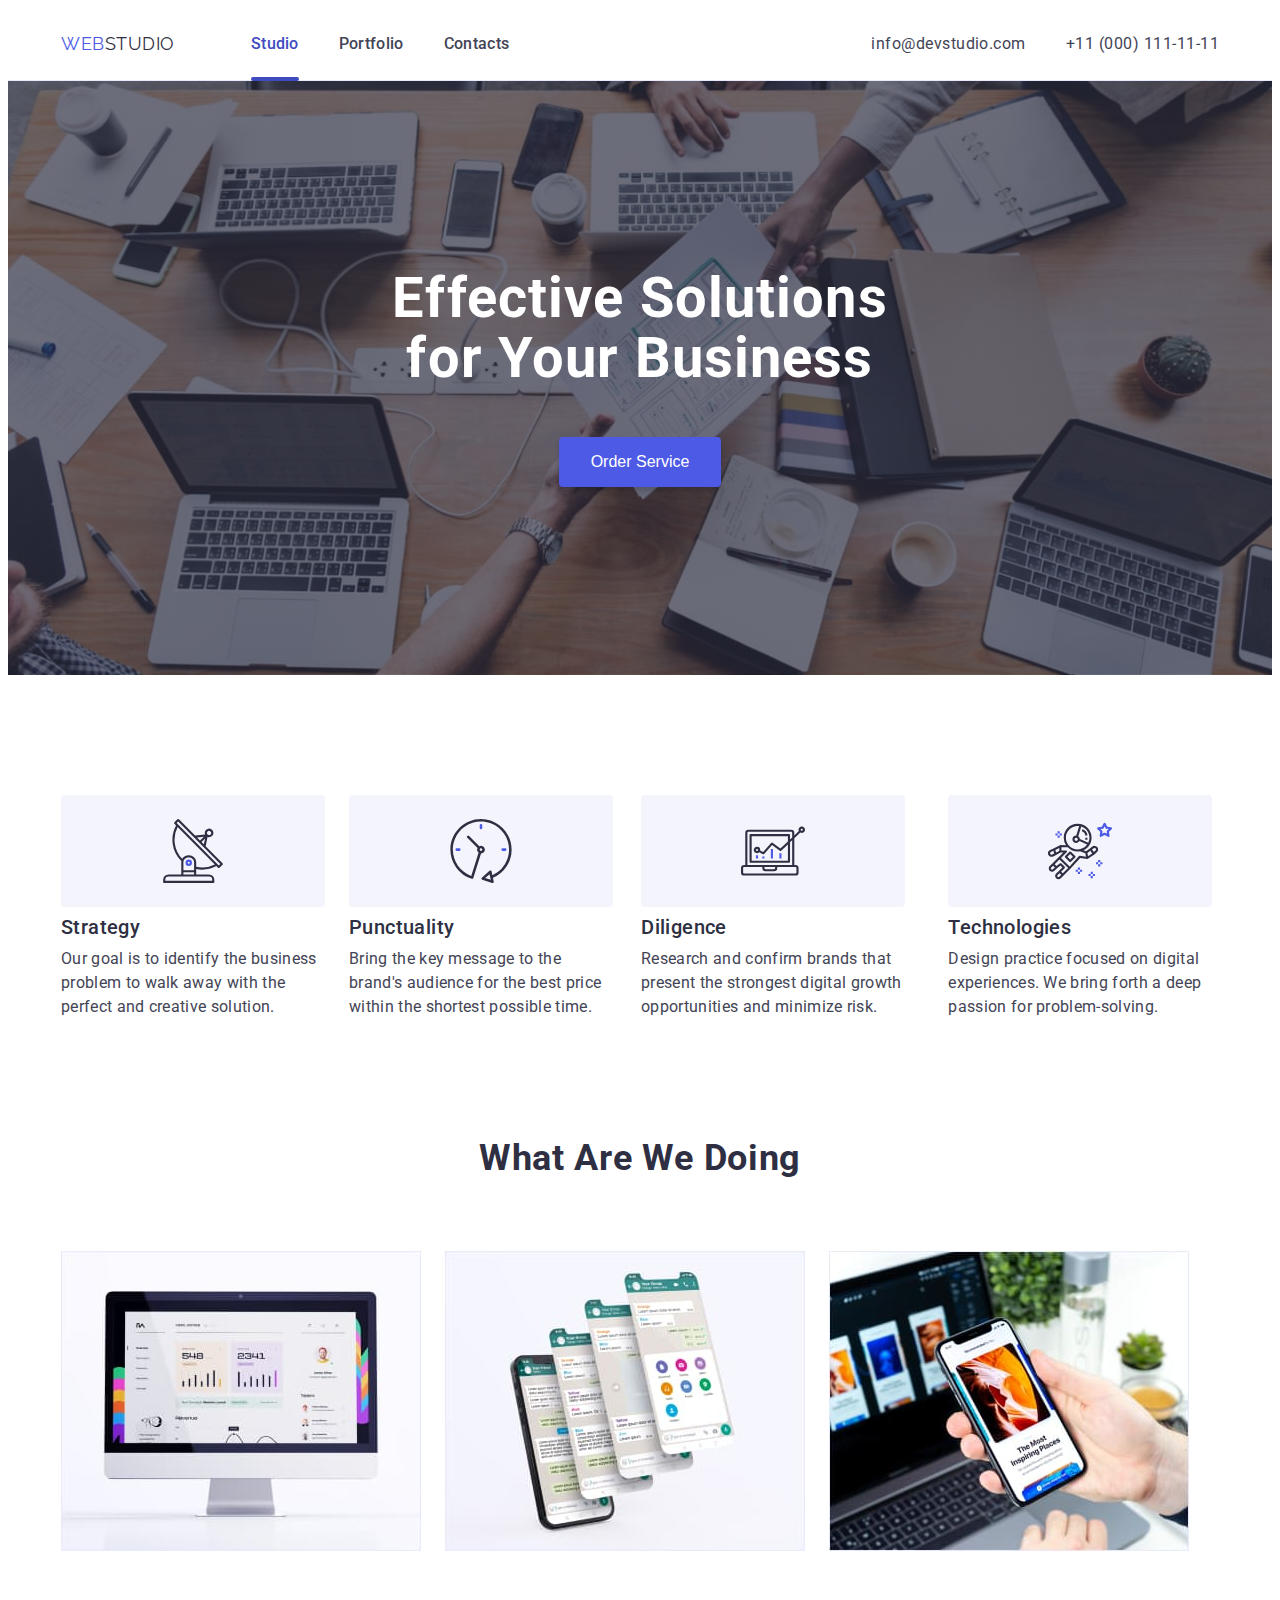
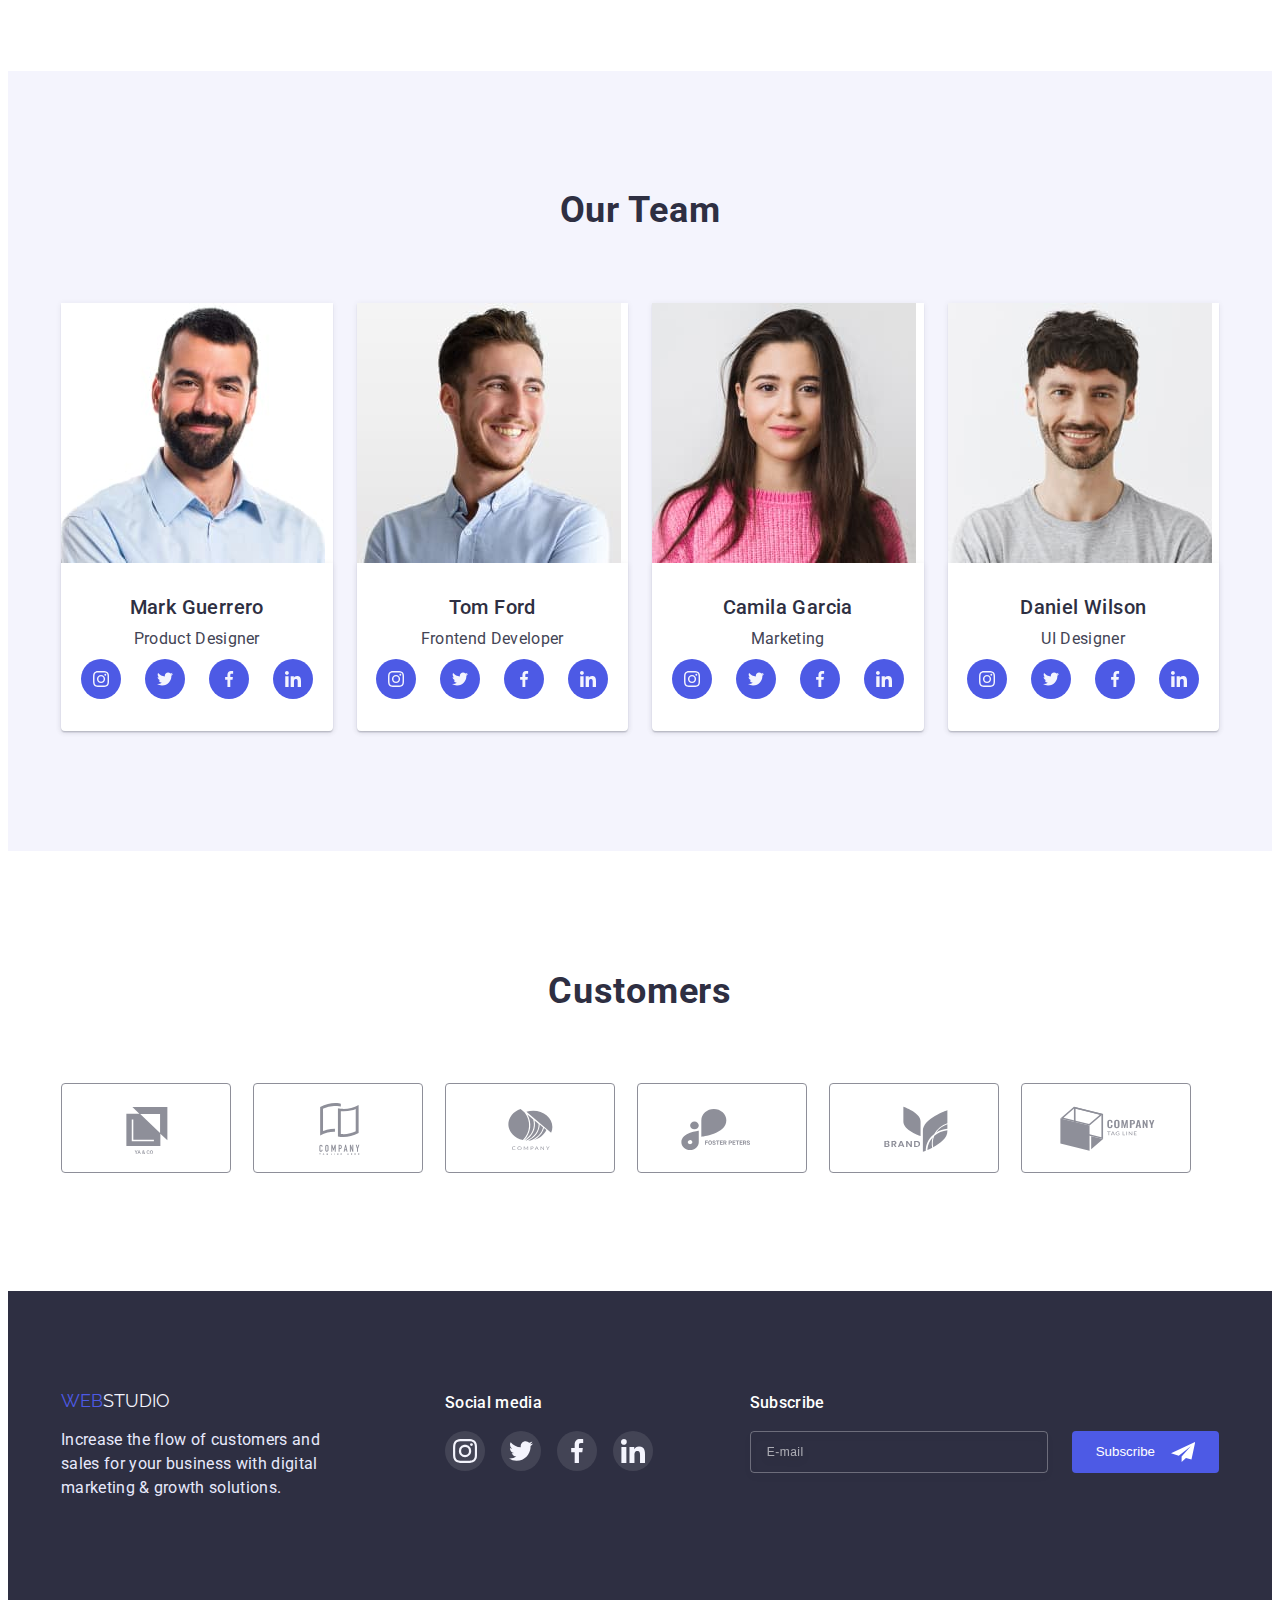
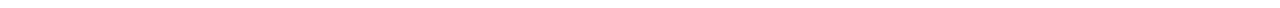
<file: index.html>
<!DOCTYPE html>
<html lang="en">
  <head>
    <meta charset="UTF-8" />
    <meta http-equiv="X-UA-Compatible" content="IE=edge" />
    <meta name="viewport" content="width=device-width, initial-scale=1.0" />
    <title>Document</title>
    <link rel="preconnect" href="https://fonts.googleapis.com" />
    <link rel="preconnect" href="https://fonts.gstatic.com" crossorigin />
    <link
      href="https://fonts.googleapis.com/css2?family=Raleway:wght@800&family=Roboto:wght@400;500;700;900&display=swap"
      rel="stylesheet"
    />
    <link
      rel="stylesheet"
      href="https://cdnjs.cloudflare.com/ajax/libs/modern-normalize/1.1.0/modern-normalize.min.css"
      integrity="sha512-wpPYUAdjBVSE4KJnH1VR1HeZfpl1ub8YT/NKx4PuQ5NmX2tKuGu6U/JRp5y+Y8XG2tV+wKQpNHVUX03MfMFn9Q=="
      crossorigin="anonymous"
      referrerpolicy="no-referrer"
    />
    <link rel="stylesheet" href="./css/styles.css" />
  </head>
  <body>
    <header class="header">
      <div class="container header-container">
        <nav class="nav">
          <a href="./index.html" class="logo link"><span>Web</span>Studio</a>
          <ul class="nav-list list">
            <li class="nav-item active">
              <a class="nav-link link active color" href="./index.html"
                >Studio</a
              >
            </li>
            <li class="nav-item">
              <a class="nav-link link" href="./portfolio.html">Portfolio</a>
            </li>
            <li class="nav-item">
              <a class="nav-link link" href="">Contacts</a>
            </li>
          </ul>
        </nav>
        <address class="address">
          <ul class="address-list list">
            <li class="address-item">
              <a class="address-link link" href="mailto:info@devstudio.com"
                >info@devstudio.com</a
              >
            </li>
            <li class="address-item">
              <a class="address-link link" href="tel:+110001111111"
                >+11 (000) 111-11-11</a
              >
            </li>
          </ul>
        </address>
      </div>
    </header>
    <main>
      <section class="hero">
        <div class="container">
          <h1 class="hero-title">Effective Solutions for Your Business</h1>
          <button type="button" class="Order-Launch" data-modal-open>
            Order Service
          </button>
        </div>
      </section>
      <section class="features">
        <div class="container">
          <h2 class="visually-hidden">Our strategy</h2>
          <ul class="features-list list">
            <li class="features-item">
              <div class="features-icons-list list">
                <svg class="features-icons" Width="64" height="64">
                  <use href="./images/icons.svg#icon-antenna"></use>
                </svg>
              </div>
              <h3 class="features-title">Strategy</h3>
              <p class="features-text">
                Our goal is to identify the business problem to walk away with
                the perfect and creative solution.
              </p>
            </li>
            <li class="features-item">
              <div class="features-icons-list list">
                <svg class="features-icons" Width="64" height="64">
                  <use href="./images/icons.svg#icon-clock"></use>
                </svg>
              </div>
              <h3 class="features-title">Punctuality</h3>
              <p class="features-text">
                Bring the key message to the brand's audience for the best price
                within the shortest possible time.
              </p>
            </li>
            <li class="features-item">
              <div class="features-icons-list list">
                <svg class="features-icons" Width="64" height="64">
                  <use href="./images/icons.svg#icon-diagram"></use>
                </svg>
              </div>
              <h3 class="features-title">Diligence</h3>
              <p class="features-text">
                Research and confirm brands that present the strongest digital
                growth opportunities and minimize risk.
              </p>
            </li>
            <li class="features-item">
              <div class="features-icons-list list">
                <svg class="features-icons" Width="64" height="64">
                  <use href="./images/icons.svg#icon-astronaut"></use>
                </svg>
              </div>
              <h3 class="features-title">Technologies</h3>
              <p class="features-text">
                Design practice focused on digital experiences. We bring forth a
                deep passion for problem-solving.
              </p>
            </li>
          </ul>
        </div>
      </section>
      <section class="content">
        <div class="container">
          <h2 class="content-title">What are we doing</h2>
          <ul class="content-list list">
            <li class="content-item">
              <img
                src="./images/img1.jpg"
                alt="monitore with graphics"
                width="360"
              />
            </li>
            <li class="content-item">
              <img
                src="./images/img2.jpg"
                alt="cellphone with 4 displays"
                width="360"
              />
            </li>
            <li class="content-item">
              <img src="./images/img3.jpg" alt="cellphone" width="360" />
            </li>
          </ul>
        </div>
      </section>
      <section class="aside">
        <div class="container">
          <h2 class="aside-title">Our Team</h2>
          <ul class="aside-list list">
            <li class="aside-item">
              <img
                src="./images/img.jpg"
                class="aside-item-foto"
                alt="Mark Guerrero"
                width="264"
              />
              <div class="container-text">
                <h3 class="aside-name">Mark Guerrero</h3>
                <p class="aside-text">Product Designer</p>
                <ul class="aside-soc-list list">
                  <li class="aside-soc-item">
                    <a href="" class="aside-soc-link link">
                      <svg class="aside-soc-icons" Width="16" height="16">
                        <use href="./images/icons.svg#icon-instagram"></use>
                      </svg>
                    </a>
                  </li>
                  <li class="aside-soc-item">
                    <a href="" class="aside-soc-link link">
                      <svg class="aside-soc-icons" Width="16" height="16">
                        <use href="./images/icons.svg#icon-twitter"></use>
                      </svg>
                    </a>
                  </li>
                  <li class="aside-soc-item">
                    <a href="" class="aside-soc-link link">
                      <svg class="aside-soc-icons" Width="16" height="16">
                        <use href="./images/icons.svg#icon-facebook"></use>
                      </svg>
                    </a>
                  </li>
                  <li class="aside-soc-item">
                    <a href="" class="aside-soc-link link">
                      <svg class="aside-soc-icons" Width="16" height="16">
                        <use href="./images/icons.svg#icon-linkedin"></use>
                      </svg>
                    </a>
                  </li>
                </ul>
              </div>
            </li>
            <li class="aside-item">
              <img
                src="./images/img4.jpg"
                class="aside-item-foto"
                alt="Tom Ford"
                width="264"
              />
              <div class="container-text">
                <h3 class="aside-name">Tom Ford</h3>
                <p class="aside-text">Frontend Developer</p>
                <ul class="aside-soc-list list">
                  <li class="aside-soc-item">
                    <a href="" class="aside-soc-link link">
                      <svg class="aside-soc-icons" Width="16" height="16">
                        <use href="./images/icons.svg#icon-instagram"></use>
                      </svg>
                    </a>
                  </li>
                  <li class="aside-soc-item">
                    <a href="" class="aside-soc-link link">
                      <svg class="aside-soc-icons" Width="16" height="16">
                        <use href="./images/icons.svg#icon-twitter"></use>
                      </svg>
                    </a>
                  </li>
                  <li class="aside-soc-item">
                    <a href="" class="aside-soc-link link">
                      <svg class="aside-soc-icons" Width="16" height="16">
                        <use href="./images/icons.svg#icon-facebook"></use>
                      </svg>
                    </a>
                  </li>
                  <li class="aside-soc-item">
                    <a href="" class="aside-soc-link link">
                      <svg class="aside-soc-icons" Width="16" height="16">
                        <use href="./images/icons.svg#icon-linkedin"></use>
                      </svg>
                    </a>
                  </li>
                </ul>
              </div>
            </li>
            <li class="aside-item">
              <img
                src="./images/img5.jpg"
                class="aside-item-foto"
                alt="Camila Garcia"
                width="264"
              />
              <div class="container-text">
                <h3 class="aside-name">Camila Garcia</h3>
                <p class="aside-text">Marketing</p>
                <ul class="aside-soc-list list">
                  <li class="aside-soc-item">
                    <a href="" class="aside-soc-link link">
                      <svg class="aside-soc-icons" Width="16" height="16">
                        <use href="./images/icons.svg#icon-instagram"></use>
                      </svg>
                    </a>
                  </li>
                  <li class="aside-soc-item">
                    <a href="" class="aside-soc-link link">
                      <svg class="aside-soc-icons" Width="16" height="16">
                        <use href="./images/icons.svg#icon-twitter"></use>
                      </svg>
                    </a>
                  </li>
                  <li class="aside-soc-item">
                    <a href="" class="aside-soc-link link">
                      <svg class="aside-soc-icons" Width="16" height="16">
                        <use href="./images/icons.svg#icon-facebook"></use>
                      </svg>
                    </a>
                  </li>
                  <li class="aside-soc-item">
                    <a href="" class="aside-soc-link link">
                      <svg class="aside-soc-icons" Width="16" height="16">
                        <use href="./images/icons.svg#icon-linkedin"></use>
                      </svg>
                    </a>
                  </li>
                </ul>
              </div>
            </li>
            <li class="aside-item">
              <img
                src="./images/img6.jpg"
                class="aside-item-foto"
                alt="Daniel Wilson"
                width="264"
              />
              <div class="container-text">
                <h3 class="aside-name">Daniel Wilson</h3>
                <p class="aside-text">UI Designer</p>
                <ul class="aside-soc-list list">
                  <li class="aside-soc-item">
                    <a href="" class="aside-soc-link link">
                      <svg class="aside-soc-icons" Width="16" height="16">
                        <use href="./images/icons.svg#icon-instagram"></use>
                      </svg>
                    </a>
                  </li>
                  <li class="aside-soc-item">
                    <a href="" class="aside-soc-link link">
                      <svg class="aside-soc-icons" Width="16" height="16">
                        <use href="./images/icons.svg#icon-twitter"></use>
                      </svg>
                    </a>
                  </li>
                  <li class="aside-soc-item">
                    <a href="" class="aside-soc-link link">
                      <svg class="aside-soc-icons" Width="16" height="16">
                        <use href="./images/icons.svg#icon-facebook"></use>
                      </svg>
                    </a>
                  </li>
                  <li class="aside-soc-item">
                    <a href="" class="aside-soc-link link">
                      <svg class="aside-soc-icons" Width="16" height="16">
                        <use href="./images/icons.svg#icon-linkedin"></use>
                      </svg>
                    </a>
                  </li>
                </ul>
              </div>
            </li>
          </ul>
        </div>
      </section>
      <section class="customers">
        <div class="container">
          <h2 class="customers-title">Customers</h2>
          <ul class="customers-list list">
            <li class="customers-item">
              <a href="" class="customers-link link">
                <svg class="customers-icon" Width="104" height="56">
                  <use
                    class="customers-use"
                    href="./images/icons.svg#icon-Logo1"
                  ></use>
                </svg>
              </a>
            </li>
            <li class="customers-item">
              <a href="" class="customers-link link">
                <svg class="customers-icon" Width="104" height="56">
                  <use
                    class="customers-use"
                    href="./images/icons.svg#icon-Logo2"
                  ></use>
                </svg>
              </a>
            </li>
            <li class="customers-item">
              <a href="" class="customers-link link">
                <svg class="customers-icon" Width="104" height="56">
                  <use
                    class="customers-use"
                    href="./images/icons.svg#icon-Logo3"
                  ></use>
                </svg>
              </a>
            </li>
            <li class="customers-item">
              <a href="" class="customers-link link">
                <svg class="customers-icon" Width="104" height="56">
                  <use
                    class="customers-use"
                    href="./images/icons.svg#icon-Logo4"
                  ></use>
                </svg>
              </a>
            </li>
            <li class="customers-item">
              <a href="" class="customers-link link">
                <svg class="customers-icon" Width="104" height="56">
                  <use
                    class="customers-use"
                    href="./images/icons.svg#icon-Logo5"
                  ></use>
                </svg>
              </a>
            </li>
            <li class="customers-item">
              <a href="" class="customers-link link">
                <svg class="customers-icon" Width="104" height="56">
                  <use
                    class="customers-use"
                    href="./images/icons.svg#icon-Logo6"
                  ></use>
                </svg>
              </a>
            </li>
          </ul>
        </div>
      </section>
    </main>
    <footer class="footer">
      <div class="container footer-container">
        <div class="footer-logo-text">
          <a href="./index.html" class="footer-logo link"
            >Web<span>Studio</span></a
          >
          <p class="footer-text">
            Increase the flow of customers and sales for your business with
            digital marketing & growth solutions.
          </p>
        </div>
        <div class="footer-soc">
          <h4 class="footer-icon-link">Social media</h4>
          <ul class="footer-soc-list list">
            <li class="footer-soc-item">
              <a href="" class="footer-soc-link link">
                <svg class="footer-soc-icons" Width="24" height="24">
                  <use href="./images/icons.svg#icon-instagram"></use>
                </svg>
              </a>
            </li>
            <li class="footer-soc-item">
              <a href="" class="footer-soc-link link">
                <svg class="footer-soc-icons" Width="24" height="24">
                  <use href="./images/icons.svg#icon-twitter"></use>
                </svg>
              </a>
            </li>
            <li class="footer-soc-item">
              <a href="" class="footer-soc-link link">
                <svg class="footer-soc-icons" Width="24" height="24">
                  <use href="./images/icons.svg#icon-facebook"></use>
                </svg>
              </a>
            </li>
            <li class="footer-soc-item">
              <a href="" class="footer-soc-link link">
                <svg class="footer-soc-icons" Width="24" height="24">
                  <use href="./images/icons.svg#icon-linkedin"></use>
                </svg>
              </a>
            </li>
          </ul>
        </div>
        <div class="footer-e-mail-input">
          <p class="footer-e-mail-link">Subscribe</p>

          <form class="footer-subscribe">
            <input
              class="footer-input"
              type="text"
              name="E-mail"
              placeholder="E-mail"
            />
            <button class="footer-submit-btn" type="submit">
              Subscribe
              <svg class="footer-e-mail-icons" Width="24" height="24">
                <use href="./images/icons.svg#icon-icon-send"></use>
              </svg>
            </button>
          </form>
        </div>
      </div>
    </footer>
    <div class="bacdrop is-hidden" data-modal>
      <div class="modal">
        <button type="button" class="modal-close-btn" data-modal-close>
          <svg class="modal-close-icon" Width="8" height="8">
            <use href="./images/icons.svg#icon-close"></use>
          </svg>
        </button>
        <p class="modal-title">Leave your contacts and we will call you back</p>
        <form class="modal-form">
          <div class="modal-field">
            <label class="input-text" for="user-name">Name</label>
            <div class="inpyt-wrap">
              <input
                type="text"
                name="user-name"
                id="user-name"
                class="modal-input"
              />
              <svg class="modal-icon" width="18" height="24">
                <use href="./images/icons.svg#icon-person"></use>
              </svg>
            </div>
          </div>
          <div class="modal-field">
            <label class="input-text" for="user-tel">Phone</label>
            <div class="inpyt-wrap">
              <input
                type="tel"
                name="user-tel"
                id="user-tel"
                class="modal-input"
              />
              <svg class="modal-icon" width="18" height="24">
                <use href="./images/icons.svg#icon-phone"></use>
              </svg>
            </div>
          </div>
          <div class="modal-field">
            <label class="input-text" for="user-email">Email</label>
            <div class="inpyt-wrap">
              <input
                type="email"
                name="user-email"
                id="user-email"
                class="modal-input"
              />
              <svg class="modal-icon" width="18" height="24">
                <use href="./images/icons.svg#icon-email"></use>
              </svg>
            </div>
          </div>
          <div class="modal-field">
            <label class="input-text" for="user-comment">Comment</label>
            <textarea
              name="user-comment"
              id="user-comment"
              class="modal-message"
              placeholder="Text input"
            ></textarea>
          </div>
          <div class="checkbox-field">
            <input
              type="checkbox"
              id="accept"
              value="true"
              name="checkbox"
              class="input-checkbox visually-hidden"
            />
            <label for="accept" class="checkbox-text"
              >I accept the terms and conditions of the&nbsp;
              <a href="" class="modal-privacy-policy">Privacy Policy</a></label
            >
          </div>
          <button type="submit" class="modal-send-btn">Send</button>
        </form>
      </div>
    </div>
    <script src="./js/modal.js"></script>
  </body>
</html>
</file>
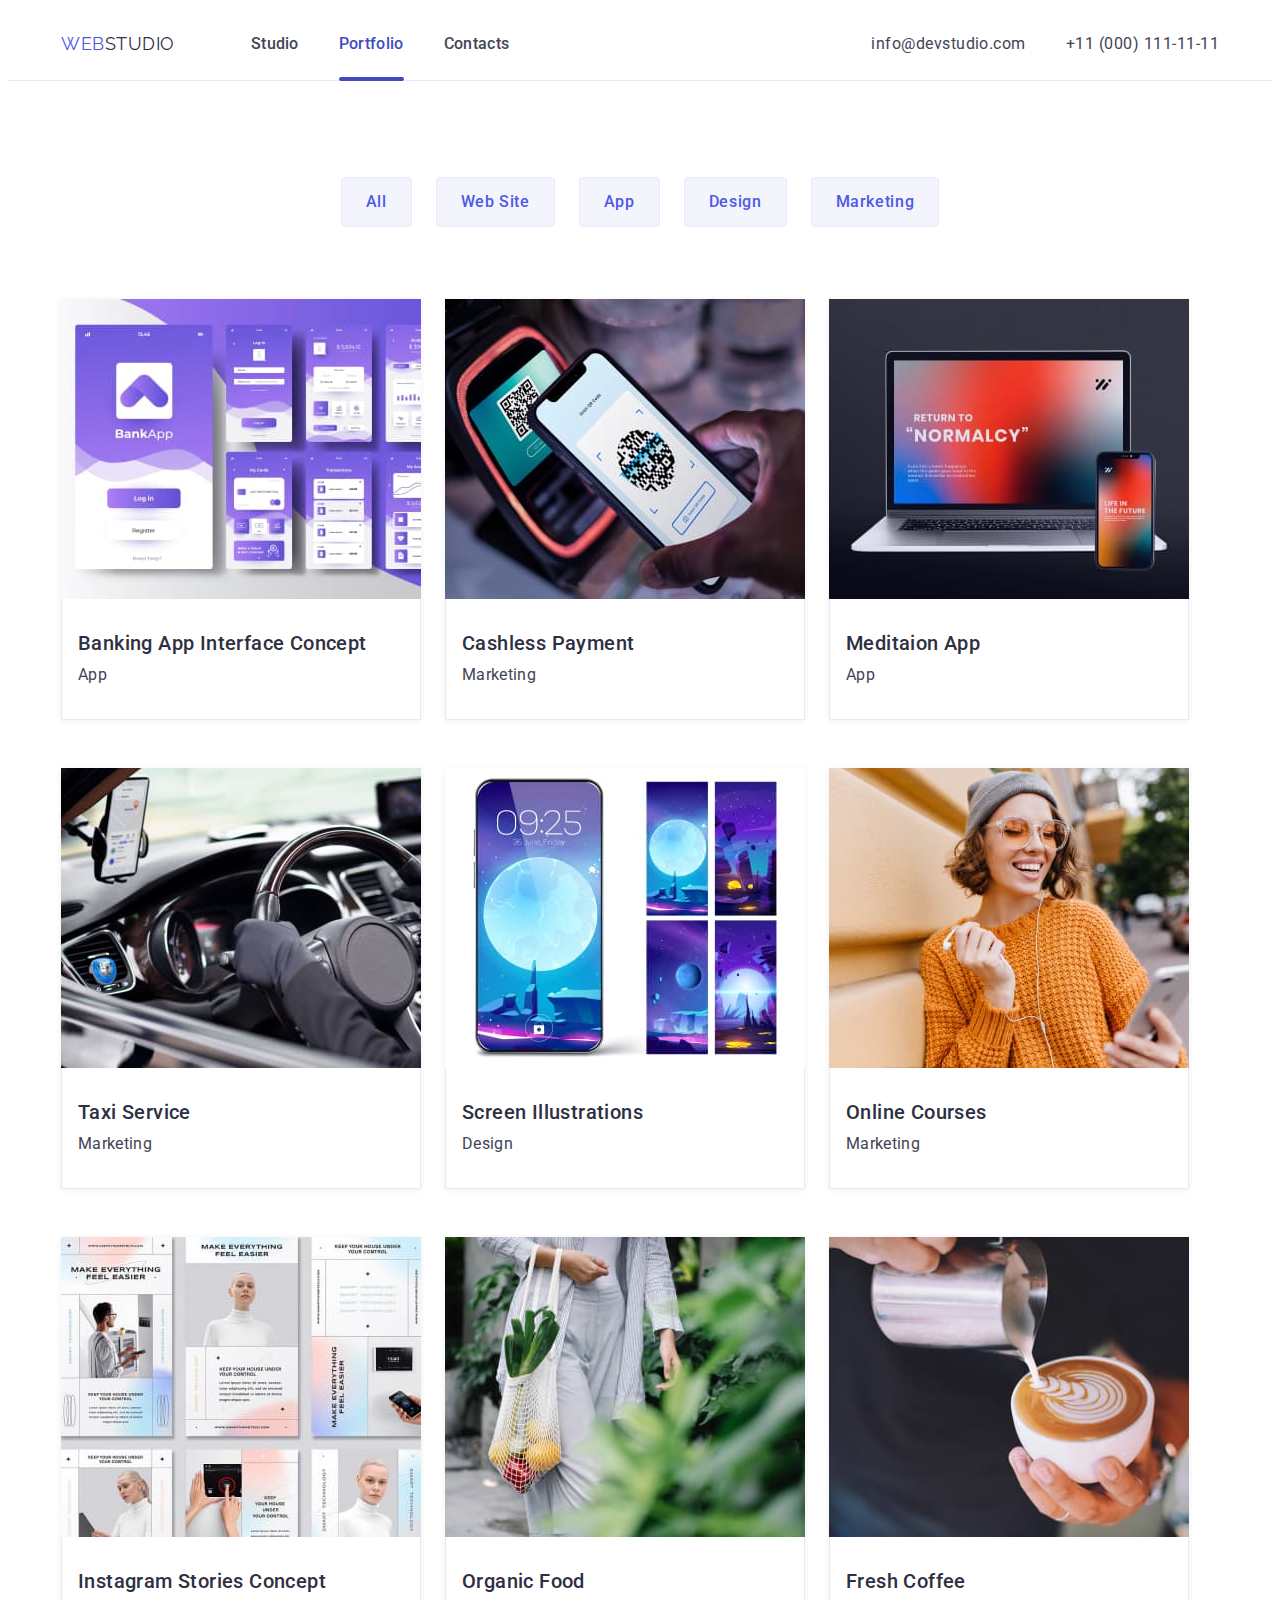
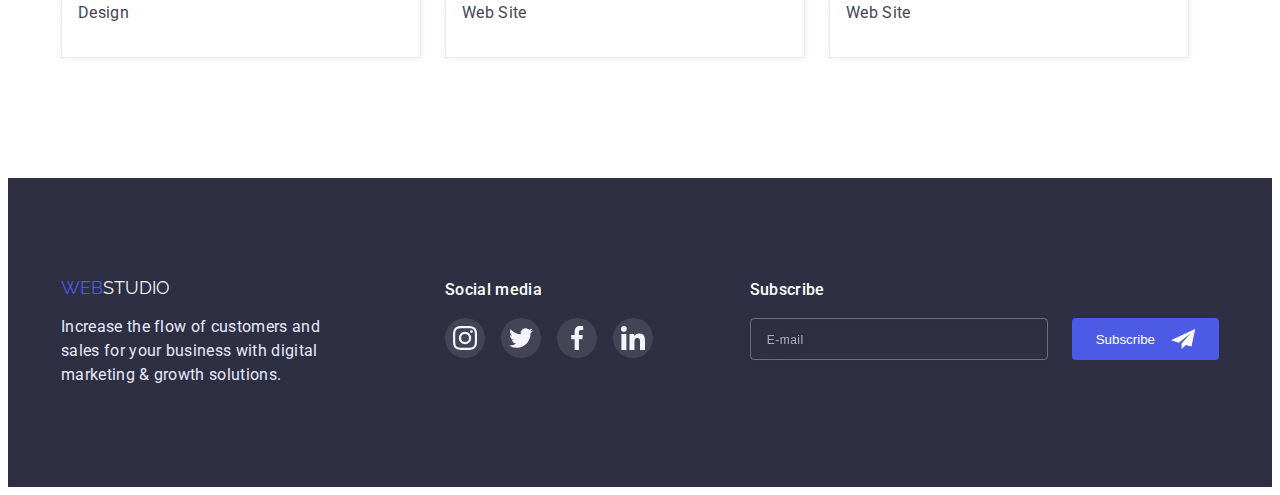
<file: portfolio.html>
<!DOCTYPE html>
<html lang="en">
  <head>
    <meta charset="UTF-8" />
    <meta http-equiv="X-UA-Compatible" content="IE=edge" />
    <meta name="viewport" content="width=device-width, initial-scale=1.0" />
    <title>Document</title>
    <link rel="preconnect" href="https://fonts.googleapis.com" />
    <link rel="preconnect" href="https://fonts.gstatic.com" crossorigin />
    <link
      href="https://fonts.googleapis.com/css2?family=Raleway:wght@800&family=Roboto:wght@400;500;700;900&display=swap"
      rel="stylesheet"
    />
    <link
      rel="stylesheet"
      href="https://cdnjs.cloudflare.com/ajax/libs/modern-normalize/1.1.0/modern-normalize.min.css"
      integrity="sha512-wpPYUAdjBVSE4KJnH1VR1HeZfpl1ub8YT/NKx4PuQ5NmX2tKuGu6U/JRp5y+Y8XG2tV+wKQpNHVUX03MfMFn9Q=="
      crossorigin="anonymous"
      referrerpolicy="no-referrer"
    />
    <link rel="stylesheet" href="./css/styles.css" />
  </head>
  <body>
    <header class="header">
      <div class="container header-container">
        <nav class="nav">
          <a href="./index.html" class="logo link"><span>Web</span>Studio</a>
          <ul class="nav-list list">
            <li class="nav-item">
              <a class="nav-link link" href="./index.html">Studio</a>
            </li>
            <li class="nav-item">
              <a class="nav-link link active color" href="./portfolio.html"
                >Portfolio</a
              >
            </li>
            <li class="nav-item">
              <a class="nav-link link" href="">Contacts</a>
            </li>
          </ul>
        </nav>
        <address class="address">
          <ul class="address-list list">
            <li class="address-item">
              <a class="address-link link" href="mailto:info@devstudio.com"
                >info@devstudio.com</a
              >
            </li>
            <li class="address-item">
              <a class="address-link link" href="tel:+110001111111"
                >+11 (000) 111-11-11</a
              >
            </li>
          </ul>
        </address>
      </div>
    </header>
    <main>
      <section class="filter">
        <div class="container">
          <h1 class="visually-hidden">Filter button</h1>
          <ul class="filter-list list">
            <li class="filter-item">
              <button type="button" class="filter-btn">All</button>
            </li>
            <li class="filter-item">
              <button type="button" class="filter-btn">Web Site</button>
            </li>
            <li class="filter-item">
              <button type="button" class="filter-btn">App</button>
            </li>
            <li class="filter-item">
              <button type="button" class="filter-btn">Design</button>
            </li>
            <li class="filter-item">
              <button type="button" class="filter-btn">Marketing</button>
            </li>
          </ul>
          <ul class="projekt-list list">
            <li class="projekt-item">
              <a href="" class="projekt-link link">
                <div class="projekt-cower-wrap">
                  <img
                    src="./images/imgbankingapp.jpg"
                    alt="Banking App Interface Concept"
                    width="360"
                  />
                  <div class="projekt-cower">
                    <p class="projekt-cower-text">
                      14 Stylish and User-Friendly App Design Concepts · Task
                      Manager App · Calorie Tracker App · Exotic Fruit Ecommerce
                      App · Cloud Storage App
                    </p>
                  </div>
                </div>
                <div class="projekt-wrap">
                  <h2 class="projekt-title">Banking App Interface Concept</h2>
                  <p class="projekt-text">App</p>
                </div>
              </a>
            </li>
            <li class="projekt-item">
              <a href="" class="projekt-link link">
                <div class="projekt-cower-wrap">
                  <img
                    src="./images/imgmarketing.jpg"
                    alt="Cashless Payment"
                    width="360"
                  />
                  <div class="projekt-cower">
                    <p class="projekt-cower-text">
                      14 Stylish and User-Friendly App Design Concepts · Task
                      Manager App · Calorie Tracker App · Exotic Fruit Ecommerce
                      App · Cloud Storage App
                    </p>
                  </div>
                </div>

                <div class="projekt-wrap">
                  <h2 class="projekt-title">Cashless Payment</h2>
                  <p class="projekt-text">Marketing</p>
                </div>
              </a>
            </li>
            <li class="projekt-item">
              <a href="" class="projekt-link link">
                <div class="projekt-cower-wrap">
                  <img
                    src="./images/imgmeditaionapp.jpg"
                    alt="laptop and phone"
                    width="360"
                  />
                  <div class="projekt-cower">
                    <p class="projekt-cower-text">
                      14 Stylish and User-Friendly App Design Concepts · Task
                      Manager App · Calorie Tracker App · Exotic Fruit Ecommerce
                      App · Cloud Storage App
                    </p>
                  </div>
                </div>

                <div class="projekt-wrap">
                  <h2 class="projekt-title">Meditaion App</h2>
                  <p class="projekt-text">App</p>
                </div>
              </a>
            </li>
            <li class="projekt-item">
              <a href="" class="projekt-link link">
                <div class="projekt-cower-wrap">
                  <img src="./images/imgtaxi.jpg" alt="Taxi" width="360" />
                  <div class="projekt-cower">
                    <p class="projekt-cower-text">
                      14 Stylish and User-Friendly App Design Concepts · Task
                      Manager App · Calorie Tracker App · Exotic Fruit Ecommerce
                      App · Cloud Storage App
                    </p>
                  </div>
                </div>

                <div class="projekt-wrap">
                  <h2 class="projekt-title">Taxi Service</h2>
                  <p class="projekt-text">Marketing</p>
                </div>
              </a>
            </li>
            <li class="projekt-item">
              <a href="" class="projekt-link link">
                <div class="projekt-cower-wrap">
                  <img
                    src="./images/imgscreen.jpg"
                    alt="Screen Illustrations"
                    width="360"
                  />
                  <div class="projekt-cower">
                    <p class="projekt-cower-text">
                      14 Stylish and User-Friendly App Design Concepts · Task
                      Manager App · Calorie Tracker App · Exotic Fruit Ecommerce
                      App · Cloud Storage App
                    </p>
                  </div>
                </div>

                <div class="projekt-wrap">
                  <h2 class="projekt-title">Screen Illustrations</h2>
                  <p class="projekt-text">Design</p>
                </div>
              </a>
            </li>
            <li class="projekt-item">
              <a href="" class="projekt-link link">
                <div class="projekt-cower-wrap">
                  <img
                    src="./images/imgonlinecourses.jpg"
                    alt="Online Courses"
                    width="360"
                  />
                  <div class="projekt-cower">
                    <p class="projekt-cower-text">
                      14 Stylish and User-Friendly App Design Concepts · Task
                      Manager App · Calorie Tracker App · Exotic Fruit Ecommerce
                      App · Cloud Storage App
                    </p>
                  </div>
                </div>

                <div class="projekt-wrap">
                  <h2 class="projekt-title">Online Courses</h2>
                  <p class="projekt-text">Marketing</p>
                </div>
              </a>
            </li>
            <li class="projekt-item">
              <a href="" class="projekt-link link">
                <div class="projekt-cower-wrap">
                  <img
                    src="./images/imgconcept.jpg"
                    alt="Instagram Stories"
                    width="360"
                  />
                  <div class="projekt-cower">
                    <p class="projekt-cower-text">
                      14 Stylish and User-Friendly App Design Concepts · Task
                      Manager App · Calorie Tracker App · Exotic Fruit Ecommerce
                      App · Cloud Storage App
                    </p>
                  </div>
                </div>

                <div class="projekt-wrap">
                  <h2 class="projekt-title">Instagram Stories Concept</h2>
                  <p class="projekt-text">Design</p>
                </div>
              </a>
            </li>
            <li class="projekt-item">
              <a href="" class="projekt-link link">
                <div class="projekt-cower-wrap">
                  <img
                    src="./images/imgfood.jpg"
                    alt="Organic Food"
                    width="360"
                  />
                  <div class="projekt-cower">
                    <p class="projekt-cower-text">
                      14 Stylish and User-Friendly App Design Concepts · Task
                      Manager App · Calorie Tracker App · Exotic Fruit Ecommerce
                      App · Cloud Storage App
                    </p>
                  </div>
                </div>

                <div class="projekt-wrap">
                  <h2 class="projekt-title">Organic Food</h2>
                  <p class="projekt-text">Web Site</p>
                </div>
              </a>
            </li>
            <li class="projekt-item">
              <a href="" class="projekt-link link">
                <div class="projekt-cower-wrap">
                  <img src="./images/imgcoffee.jpg" alt="Coffee" width="360" />
                  <div class="projekt-cower">
                    <p class="projekt-cower-text">
                      14 Stylish and User-Friendly App Design Concepts · Task
                      Manager App · Calorie Tracker App · Exotic Fruit Ecommerce
                      App · Cloud Storage App
                    </p>
                  </div>
                </div>

                <div class="projekt-wrap">
                  <h2 class="projekt-title">Fresh Coffee</h2>
                  <p class="projekt-text">Web Site</p>
                </div>
              </a>
            </li>
          </ul>
        </div>
      </section>
    </main>
    <footer class="footer">
      <div class="container footer-container">
        <div class="footer-logo-text">
          <a href="./index.html" class="footer-logo link"
            >Web<span>Studio</span></a
          >
          <p class="footer-text">
            Increase the flow of customers and sales for your business with
            digital marketing & growth solutions.
          </p>
        </div>
        <div class="footer-soc">
          <h4 class="footer-icon-link">Social media</h4>
          <ul class="footer-soc-list list">
            <li class="footer-soc-item">
              <a href="" class="footer-soc-link link">
                <svg class="footer-soc-icons" Width="24" height="24">
                  <use href="./images/icons.svg#icon-instagram"></use>
                </svg>
              </a>
            </li>
            <li class="footer-soc-item">
              <a href="" class="footer-soc-link link">
                <svg class="footer-soc-icons" Width="24" height="24">
                  <use href="./images/icons.svg#icon-twitter"></use>
                </svg>
              </a>
            </li>
            <li class="footer-soc-item">
              <a href="" class="footer-soc-link link">
                <svg class="footer-soc-icons" Width="24" height="24">
                  <use href="./images/icons.svg#icon-facebook"></use>
                </svg>
              </a>
            </li>
            <li class="footer-soc-item">
              <a href="" class="footer-soc-link link">
                <svg class="footer-soc-icons" Width="24" height="24">
                  <use href="./images/icons.svg#icon-linkedin"></use>
                </svg>
              </a>
            </li>
          </ul>
        </div>
        <div class="footer-e-mail-input">
          <p class="footer-e-mail-link">Subscribe</p>
          <div class="footer-subscribe">
            <form>
              <input
                class="footer-input"
                type="text"
                name="E-mail"
                placeholder="E-mail"
              />
            </form>
            <button class="footer-submit-btn" type="submit">
              Subscribe
              <svg class="footer-e-mail-icons" Width="24" height="24">
                <use href="./images/icons.svg#icon-icon-send"></use>
              </svg>
            </button>
          </div>
        </div>
      </div>
    </footer>
  </body>
</html>
</file>
<file: css/styles.css>
/*основной цвет заголовков #2E2F42;*/
/*другорядний текст #434455*/
/*фон */

:root {
    --hover-transition: 250ms cubic-bezier(0.4, 0, 0.2, 1);
    --main-title-color: #2E2F42;
    --main-text-color: #434455;
    --active-btn-color: #404BBF;
    --akcent-btn-color: #4D5AE5;
    --body-background-color: #FFFFFF;
    --item-bg-color: #F4F4FD;
    --l-hero-gra: linear-gradient( rgba(46, 47, 66, 0.7), rgba(46, 47, 66, 0.7))
     
}

.link {
    text-decoration: none;
}

.list{
    list-style: none;
}


.visually-hidden {
    position: absolute;
    width: 1px;
    height: 1px;
    margin: -1px;
    border: 0;
    padding: 0;

    white-space: nowrap;
    clip-path: inset(100%);
    clip: rect(0 0 0 0);
    overflow: hidden;
}

p,
h1,
h2,
h3,
h4,
h5,
h6 {
    margin: 0;
}

ul {
    margin: 0;
    padding: 0;
}

.container {
    width: 1158px;
    padding-left: 15px;
    padding-right: 15px;
    margin-left: auto;
    margin-right: auto
}

img {
    display: block;
    max-width: 100%;
    height: auto;
}

body {
    font-family: 'Roboto', sans-serif;
    font-size: 16px;
    color: var(--main-title-color);
    background: #FFFFFF;
}


    

/*----------HEADER-------------*/

.header {
    border-bottom: 1px solid #E7E9FC;
}

.header-container {
    display: flex;
    align-items: center;
}

.logo link {
    font-size: 18px;
    line-height: 1.33;
    display: flex;
    align-items: center;
    letter-spacing: 0.03em;
    text-transform: uppercase;
    color: #2E2F42;
}

.logo > span {
    color: #4D5AE5;
    
}

.logo {
    padding-top: 24px;
    padding-bottom: 24px;
    font-family: 'Raleway';
    font-style: normal;
    font-weight: 400;
    font-size: 18px;
    line-height: 1.33;
    color: #2E2F42;
    letter-spacing: 0.03em;
    text-transform: uppercase;
    margin-right: 76px;
}

/*----------NAV-------------*/

.nav-link {
    position: relative;
    display: block;
    font-weight: 500;
    font-size: 16px;
    line-height: 1.5;
    letter-spacing: 0.02em; 
    color: #2E2F42;
    color: var(--main-text-color);
    padding-top: 24px;
    padding-bottom: 24px;
    transition: color var(--hover-transition);
}

.color {
    color: var(--active-btn-color);
}

.nav-link::after {
    content: '';
    display: block;
    position: absolute;
    width: 100%;
    height: 4px;
    bottom: -1px;
    background: #404BBF;
    border-radius: 2px;
    transition: var(--hover-transition);
    
    opacity: 0;
}

.nav-link:is(:hover, :focus)::after{
    content: '';
    display: block;
    position: absolute;
    width: 100%;
    height: 4px;
    bottom: -1px;
    background: #404BBF;
    border-radius: 2px;
    opacity: 1;
    
}

.nav-link.active::after {
    content: '';
    display: block;
    position: absolute;
    width: 100%;
    height: 4px;
    bottom: -1px;
    background: #404BBF;
    border-radius: 2px;
    opacity: 1;
}



.nav-link:hover,
.nav-link:focus{
    color:var(--active-btn-color);
    
}

.nav-list {
    display: flex;
    gap: 40px;
}

.nav {
    display: flex;
    align-items: center;
    margin-right: auto;
}


/*----------ADDRESS-------------*/



.address-link {
    display: block;
    padding-top: 24px;
    padding-bottom: 24px;
    font-style: normal;
    line-height: 1.5;
    letter-spacing: 0.03em;
    transition: color var(--hover-transition);
    color: var(--main-text-color)
    
}



.address-list {
    gap: 40px;
    display: flex;
}


.address-link:hover,
.address-link:focus {
    color: var(--active-btn-color);
}

/*----------HERO-------------*/

.hero {
    background-image: var(--l-hero-gra) , 
    url(../images/people-office\ 1.jpg);
    max-width: 1440px;
    margin-left: auto;
    margin-right: auto;
    background-repeat: no-repeat;
    background-position: center;
    background-size: cover;
    background-color: #2E2F42;
    padding-top: 188px;
    padding-bottom: 188px;
}

.hero-title {
    width: 496px;
    margin-left: auto;
    margin-right: auto;
    font-weight: 700;
    font-size: 56px;
    line-height: 1.07;
    letter-spacing: 0.02em;
    color: var(--body-background-color);
    text-align: center;
    min-width: 494px;
    
}



.Order-Launch {
    font-size: 16px;
    color: var(--body-background-color);
    background-color: var(--akcent-btn-color);
    box-shadow: 0px 4px 4px rgba(0, 0, 0, 0.15);
    border-radius: 4px;
    padding: 16px 32px;
    margin-top: 48px;
    margin-left: auto;
    margin-right: auto;
    display: block;
    border: none;
    cursor: pointer;
    transition: background-color var(--hover-transition);
}

.Order-Launch:hover,
.Order-Launch:focus{
    background: var(--active-btn-color);
}

/*----------FEATURES-------------*/

.features {
    padding-top: 120px;
    padding-bottom: 120px;
    
}

.features-list {
    display: flex;
    gap: 24px;
}

.features-item {
    width: calc((100% - 3 * 24) / 4);
}

.features-title {
    font-size: 20px;
    line-height: 1.2;
    font-weight: 500;
    letter-spacing: 0.02em;
    color: var(--main-title-color);
    margin-bottom: 8px;
}

.features-text {
    letter-spacing: 0.02em;
    line-height: 1.5;
    color: var(--main-text-color);
    margin-top: 8px;
}

.features-icons-list {
    width: 264px;
    height: 112px;
    border-radius: 4px;
    background-color: var(--item-bg-color);
    margin-bottom: 8px;
    display: flex;
    justify-content: center;
    align-items: center;
}

.list {}

.features-icons-item {}

/*----------CONTENT-------------*/

.content {
    padding-bottom: 120px;
}

.content-title {
    font-size: 36px;
    line-height: 1.11;
    text-align: center;
    letter-spacing: 0.02em;
    text-transform: capitalize;
    color: var(--main-title-color);
    margin-bottom: 72px;
}

.content-list {
    display: flex;
    gap: 24px;
}

.content-item {
    width: calc((100% - 2 * 24) / 3);
}

/*----------ASIDE-------------*/

.aside { 
    background: #F4F4FD;
    padding-top: 120px;
    padding-bottom: 120px;
}

.aside-item {
    background: var(--body-background-color);
    width: calc((100% - 3 * 24px) / 4);
    border-radius: 0px 0px 4px 4px;
    box-shadow: 0px 1px 6px rgba(46, 47, 66, 0.08),
    0px 1px 1px rgba(46, 47, 66, 0.16),
    0px 2px 1px rgba(46, 47, 66, 0.08);
}



.container-text {
    padding: 32px 16px;
    box-shadow: 0px 1px 6px rgba(46, 47, 66, 0.08);
}

.aside-list {
    display: flex;
    gap: 24px;
}


.aside-title {
    font-weight: 700;
    font-size: 36px;
    line-height: 1.11;
    text-align: center;
    letter-spacing: 0.02em;
    text-transform: capitalize;
    color: var(--main-title-color);
    margin-bottom: 72px;
}

.aside-name {
    text-align: center;
    font-weight: 500;
    font-size: 20px;
    line-height: 1.2;
    color: var(--main-title-color);
    letter-spacing: 0.02em;
    margin-bottom: 8px;
}

.aside-text {
    font-size: 16px;
    line-height: 1.5;
    text-align: center;
    letter-spacing: 0.02em;
    color: var(--main-text-color);
    margin-bottom: 8px;
}

.aside-soc-list {
    display: flex;
    justify-content: center;
    gap: 24px;
}

.aside-soc-item {
    width: 40px;
    height: 40px;
    
}

.aside-soc-link:hover,
.aside-soc-link:focus{
    background-color: var(--active-btn-color);
}

.aside-soc-link {
    width: 100%;
    height: 100%;
    border-radius: 50%;
    background-color: var(--akcent-btn-color);
    display: flex;
    justify-content: center;
    align-items: center;
    transition: background-color var(--hover-transition);
}



/*----------Customers-------------*/
.customers {
    padding-top: 120px;
    padding-bottom: 120px;
}



.customers-title {
    font-size: 36px;
    line-height: 40px;
    text-align: center;
    letter-spacing: 0.02em;
    text-transform: capitalize;
    color: var(--main-title-color);
    margin-bottom: 72px;
}

.customers-list {
    display: flex;
    gap: 24px;
}

.customers-item {
    width: 168px;
    height: 88px;
}

.customers-link {
    width: 100%;
    height: 100%;
    border: 1px solid #8e8f99;
    border-radius: 4px;
    display: flex;
    justify-content: center;
    align-items: center;
    transition: border-color var(--hover-transition);
}



.customers-icon {
    fill: #8E8F99;
    transition: fill var(--hover-transition);
}

.customers-link:is(:hover, :focus) {
    border-color: var(--active-btn-color);
    
}

.customers-link:is(:hover, :focus) .customers-icon {
    fill: var(--active-btn-color);
    
}





/*----------FOOTER-------------*/

.footer-logo {
    font-family: 'Raleway';
    font-size: 18px;
    line-height: 1.16;
    color: var(--akcent-btn-color);
    text-transform: uppercase;
}

.footer-logo > span {
    color: #F4F4FD;
}

.footer-text {
    font-size: 16px;
    line-height: 1.5;
    color: #E7E9FC;
    letter-spacing: 0.02em;
    margin-top: 16px;
}

.footer {
    background: #2E2F42;
    padding-top: 100px;
    padding-bottom: 100px;
}

.footer-logo-text {
    width: 264px;
    display: block;
}

.footer-soc {
    display: block;
    flex-direction: column;
    width: 208px;
    height: 80px;
    margin-left: 120px;
}

.footer-icon-link {
    font-weight: 500;
    font-size: 16px;
    line-height: 1.5;
    letter-spacing: 0.02em;
    color: var(--body-background-color);
    margin-bottom: 16px;
    display: flex;
    
}

.footer-soc-list {
    display: flex;
    justify-content: center;
    gap: 16px;
}


.footer-soc-item {
    width: 40px;
    height: 40px;
    
}

.footer-soc-link:hover,
.footer-soc-link:focus {
    background-color: #31D0AA;
}

.footer-container{
    display: flex;
}

.footer-soc-link {
    width: 100%;
    height: 100%;
    border-radius: 50%;
    background-color: rgba(255, 255, 255, 0.1);
    display: flex;
    justify-content: center;
    align-items: center;
    transition: background-color var(--hover-transition);
}

.footer-e-mail-link {
    font-weight: 500;
    font-size: 16px;
    line-height: 1.5;
    letter-spacing: 0.02em;
    color: var(--body-background-color);
    margin-bottom: 16px;
}

.footer-subscribe {
    display: flex;
    gap: 24px;
}

.footer-e-mail-input {
    display: block;
    flex-direction: column;
    margin-left: auto;
}



.footer-input {
    width: 264px;
    height: 40px;
    padding: 0 16px;
    background-color: transparent;
    color: #FFFFFF;
    outline: none;
    background-color: transparent;
    border: 1px solid rgba(255, 255, 255, 0.3);
    filter: drop-shadow(0px 4px 4px rgba(0, 0, 0, 0.15));
    border-radius: 4px;
    transition: border var(--hover-transition);
}

.footer-input:hover,
.footer-input:focus {
    border: 1px solid var(--akcent-btn-color);
}

.footer-input::placeholder {
    font-weight: 400;
    font-size: 12px;
    line-height: 2;
    letter-spacing: 0.04em;
    color: rgba(255, 255, 255, 0.6);
}

.footer-submit-btn {
    display: flex;
    justify-content: center;
    align-items: center;
    padding: 8px 24px;
    gap: 16px;
    border-radius: 4px;
    cursor: pointer;
    border: none;
    color: var(--body-background-color);
    background-color: var(--akcent-btn-color);
    transition: background-color var(--hover-transition);
}

.footer-submit-btn:hover,
.footer-submit-btn:focus {
    background: var(--active-btn-color);
    border: none;
}

/*----------PORTFOLIO-------------*/

/*----------FILTER-------------*/

.filter {
   padding-top: 96px; 
   padding-bottom: 120px;
}

.filter-list {
    display: flex;
    justify-content: center;
    gap: 24px;
}

.filter-item {
}

.filter-btn {
    font-weight: 500;
    font-size: 16px;
    line-height: 1.5;
    font-family: inherit;
    background: #F4F4FD;
    color: var(--akcent-btn-color);
    cursor: pointer;
    letter-spacing: 0.04em;
    padding: 12px 24px;
    border-radius: 4px;
    border: 1px solid #E7E9FC;
    transition: background var(--hover-transition),
    color var(--hover-transition),
    border-color var(--hover-transition),
    box-shadow var(--hover-transition);
}

.filter-btn:hover,
.filter-btn:focus {
    background: var(--active-btn-color);
    color: var(--body-background-color);
    border-color:transparent ;
    box-shadow: 0px 3px 1px rgba(0, 0, 0, 0.1),
     0px 2px 1px rgba(0, 0, 0, 0.08),
      0px 2px 2px rgba(0, 0, 0, 0.12);
}

/*----------PROJEKT-------------*/

.projekt-list {
    display: flex;
    flex-wrap: wrap;
    margin-top: 72px;
    gap: 48px 24px;
}

.projekt-item {
    width: 360px;
    box-shadow: 0px 1px 6px rgba(46, 47, 66, 0.08);
}



.projekt-link {
    display: block; 
    width: 100%;
    height: 100%;
    transition: box-shadow var(--hover-transition);
}

.projekt-cower-wrap {
    position: relative;
    overflow: hidden;
}

.projekt-cower {
    position: absolute;
    top: 0;
    padding: 40px;
    color: var(--item-bg-color);
    background-color: var(--akcent-btn-color);
    height: 100%;
    transform: translateY(100%);
    transition: transform var(--hover-transition);
    overflow: auto;
}

.projekt-cower-text {
    font-size: 16px;
    line-height: 1.5;
    letter-spacing: 0.02em;
}


.projekt-link:hover .projekt-cower,
.projekt-link:focus .projekt-cower {
    transform: translateY(0);
}



.projekt-title {
    font-size: 20px;
    line-height: 1.2;
    font-weight: 500;
    color: var(--main-title-color);
    letter-spacing: 0.02em;
}

.projekt-text {
    font-size: 16px;
    line-height: 1.5;
    color: #434455;
    margin-top: 8px;
    letter-spacing: 0.02em;
}


.projekt-link:hover,
.projekt-link:focus{
    box-shadow: 0px 1px 6px rgba(46, 47, 66, 0.08),
    0px 1px 1px rgba(46, 47, 66, 0.16),
    0px 2px 1px rgba(46, 47, 66, 0.08);
}

.projekt-wrap {
    border: 1px solid #E7E9FC;
    border-top: none;
    padding: 32px 16px;

}

/*---------MODAL-------------*/



.bacdrop {
    position: fixed;
    top: 0;
    width: 100%;
    height: 100%;
    background-color: rgba(46, 47, 66, 0.4);
    transition: opacity var(--hover-transition), visibility var(--hover-transition);
}

.is-hidden {
    opacity: 0;
    visibility: hidden;
    pointer-events: none;
    
}

.modal {
    position: absolute;
    width: 408px;
    min-height: 576px;
    left: 50%;
    top: 50%;
    padding: 24px;
    padding-top: 72px;
    background-color: #FCFCFC;
    box-shadow: 0px 1px 1px rgba(0, 0, 0, 0.14),
    0px 1px 3px rgba(0, 0, 0, 0.12),
    0px 2px 1px rgba(0, 0, 0, 0.2);
    border-radius: 4px;
    transform: translate(-50%, -50%) scaley(1);
    transition: transform var(--hover-transition);
}

.bacdrop.is-hidden .modal {
    transform: translate(-50%, -50%) scaley(0);
}

.modal-close-btn {
    position: absolute;
    display: flex;
    align-items: center;
    justify-content: center;
    width: 24px;
    height: 24px;
    top: 24px;
    right: 24px;
    padding: 0;
    cursor: pointer;
    background: #E7E9FC;
    border: 1px solid rgba(0, 0, 0, 0.1);
    border-radius: 50%;
    transition: background-color var(--hover-transition),
    fill var(--hover-transition) ;
}

.modal-close-btn:hover {
    background-color: var(--active-btn-color);
    fill: var(--body-background-color);
}

.modal-title {
    font-weight: 500;
    font-size: 16px;
    line-height: 1.5;
    text-align: center;
    letter-spacing: 0.02em;
    color: var(--main-title-color);
    margin-bottom: 16px;
}

.modal-input {
    width: 100%;
    height: 40px;
    border: 1px solid rgba(33, 33, 33, 0.2);
    border-radius: 4px;
    background-color: transparent;
    outline: transparent;
    padding-left: 38px;
    transition: border-color var(--hover-transition);
}

.modal-input:focus {
    border-color: var(--akcent-btn-color);
}

.modal-input:focus + .modal-icon {
    fill: var(--akcent-btn-color);
}

.input-text {
    display: inline-block;
    font-weight: 400;
    font-size: 12px;
    line-height: 16px;
    letter-spacing: 0.04em;
    color: #8E8F99;
    margin-bottom: 4px;
}


.modal-field {
    margin-bottom: 16px;
}

.inpyt-wrap {
    position: relative;
}

.modal-icon {
    position: absolute;
    left: 16px;
    top: 50%;
    transform: translateY(-50%);
    transition: fill var(--hover-transition);
}

.modal-message {
    width: 100%;
    height: 138px;
    padding: 8px 16px;
    display: block;
    outline: transparent;
    resize: none;
    border: 1px solid rgba(33, 33, 33, 0.2);
    border-radius: 4px;
    transition: border-color var(--hover-transition);
}

.modal-message:focus {
    border-color: var(--akcent-btn-color);
}

.modal-message::placeholder {
    font-weight: 400;
    font-size: 12px;
    line-height: 1.33;
    letter-spacing: 0.04em;
    color: rgba(117, 117, 117, 0.5);
}


.checkbox-field {
    display: flex;
    gap: 8px;
}

.input-checkbox {
    height: 16px;
}

.checkbox-text {
    display: flex;
    align-items: center;
    font-size: 12px;
    line-height: 1.33;
    letter-spacing: 0.04em;
    color: #757575;

    
}

.checkbox-text::before {
    content: '';
    width: 16px;
    height: 16px;
    border: 1.25px solid #2E2F42;
    border-radius: 2px;
    margin-right: 8px;
    transition: background-color var(--hover-transition);
}

.input-checkbox:checked + .checkbox-text::before{
    background-color: var(--active-btn-color);
    border: transparent;
    background-image: url(../images/Vector.svg);
    background-repeat: no-repeat;
    background-position: center;
    
}

.input-checkbox:focus + .checkbox-text::before {
    border-color: var(--active-btn-color);
}

.modal-privacy-policy {
    font-weight: 400;
    font-size: 12px;
    line-height: 1.33;
    letter-spacing: 0.04em;
    text-decoration-line: underline;
    color: var(--akcent-btn-color);
    transition: color var(--hover-transition);
}

.modal-privacy-policy:hover,
.modal-privacy-policy:focus {
    color: var(--active-btn-color);
}

.modal-send-btn {
    min-width: 169px;
    height: 56px;
    background: #4D5AE5;
    box-shadow: 0px 4px 4px rgba(0, 0, 0, 0.15);
    border-radius: 4px;
    display: block;
    text-align: center;
    letter-spacing: 0.04em;
    color: #FFFFFF;
    margin-top: 24px;
    cursor: pointer;
    margin-left: auto;
    margin-right: auto;
    border: none;
    transition: background var(--hover-transition);
}

.modal-send-btn:hover,
.modal-send-btn:focus {
    background: var(--active-btn-color);
}
</file>
